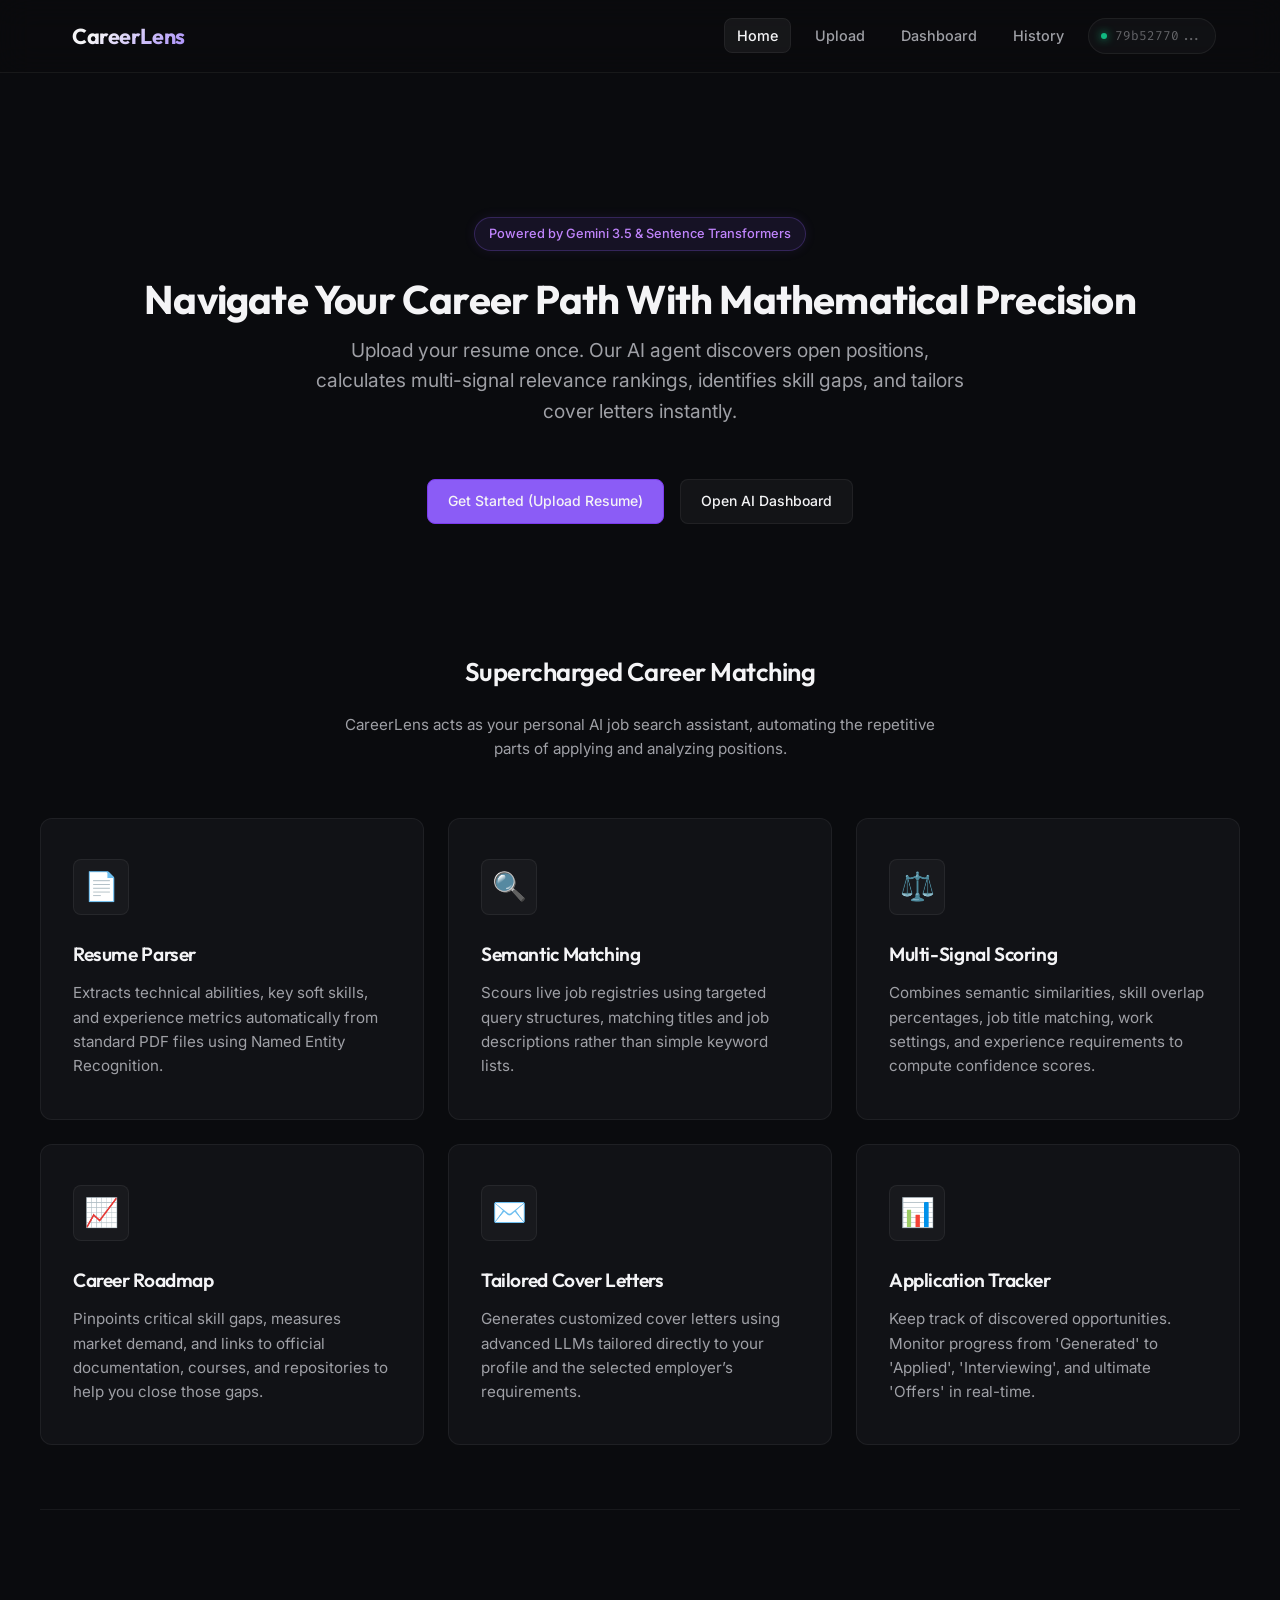
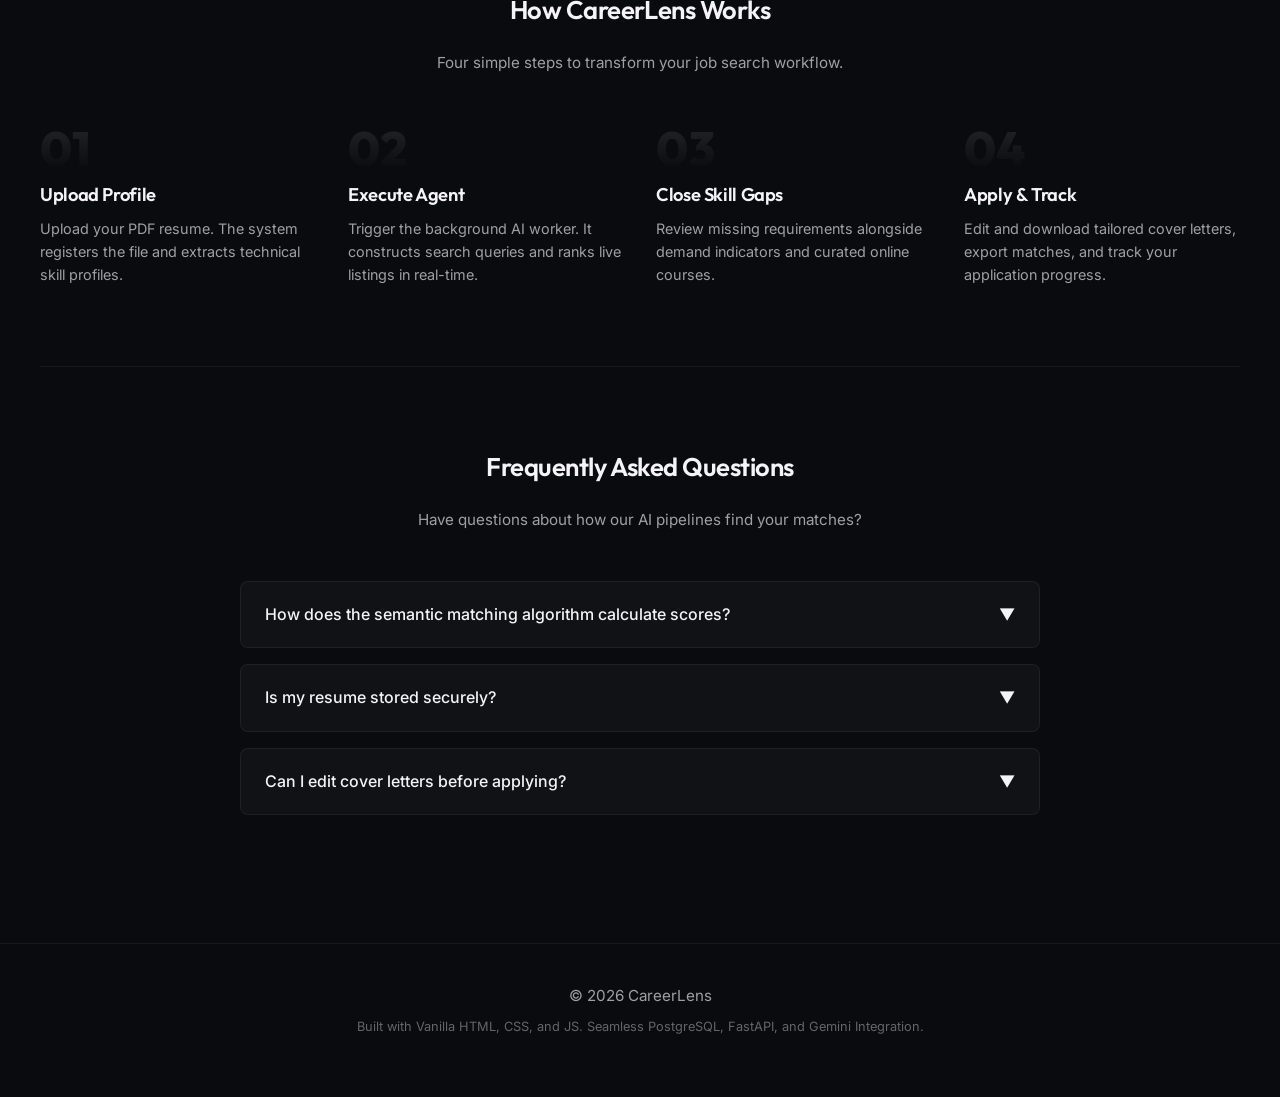
<file: frontend/index.html>
<!DOCTYPE html>
<html lang="en">
<head>
    <meta charset="UTF-8">
    <meta name="viewport" content="width=device-width, initial-scale=1.0">
    <title>CareerLens - Next-Gen AI Career Discovery Platform</title>
    <link rel="stylesheet" href="css/styles.css">
</head>
<body>
    <header class="app-header">
        <div class="container nav-container">
            <a href="index.html" class="logo">
                <span class="logo-icon"></span> CareerLens
            </a>
            <nav>
                <ul class="nav-links">
                    <li><a href="index.html" class="nav-link active">Home</a></li>
                    <li><a href="upload.html" class="nav-link">Upload</a></li>
                    <li><a href="dashboard.html" class="nav-link">Dashboard</a></li>
                    <li><a href="history.html" class="nav-link">History</a></li>
                    <li class="session-badge">
                        <span class="session-indicator"></span>
                        <span id="sessionText">Loading...</span>
                    </li>
                </ul>
            </nav>
        </div>
    </header>

    <main class="app-content">
        <!-- Hero Section -->
        <section class="container homepage-hero">
            <div class="badge-glow">
                Powered by Gemini 3.5 & Sentence Transformers
            </div>
            <h1>Navigate Your Career Path With Mathematical Precision</h1>
            <p class="tagline">Upload your resume once. Our AI agent discovers open positions, calculates multi-signal relevance rankings, identifies skill gaps, and tailors cover letters instantly.</p>
            
            <div class="cta-group">
                <a href="upload.html" class="btn btn-primary">
                    <span>Get Started (Upload Resume)</span>
                </a>
                <a href="dashboard.html" class="btn btn-secondary">
                    <span>Open AI Dashboard</span>
                </a>
            </div>
        </section>

        <!-- Features Overview Grid -->
        <section class="container features-section">
            <div class="section-title-wrapper">
                <h2>Supercharged Career Matching</h2>
                <p>CareerLens acts as your personal AI job search assistant, automating the repetitive parts of applying and analyzing positions.</p>
            </div>
            
            <div class="features-grid">
                <div class="feature-card">
                    <div class="feature-icon-wrapper">📄</div>
                    <h3>Resume Parser</h3>
                    <p style="margin-bottom: 0;">Extracts technical abilities, key soft skills, and experience metrics automatically from standard PDF files using Named Entity Recognition.</p>
                </div>
                <div class="feature-card">
                    <div class="feature-icon-wrapper">🔍</div>
                    <h3>Semantic Matching</h3>
                    <p style="margin-bottom: 0;">Scours live job registries using targeted query structures, matching titles and job descriptions rather than simple keyword lists.</p>
                </div>
                <div class="feature-card">
                    <div class="feature-icon-wrapper">⚖️</div>
                    <h3>Multi-Signal Scoring</h3>
                    <p style="margin-bottom: 0;">Combines semantic similarities, skill overlap percentages, job title matching, work settings, and experience requirements to compute confidence scores.</p>
                </div>
                <div class="feature-card">
                    <div class="feature-icon-wrapper">📈</div>
                    <h3>Career Roadmap</h3>
                    <p style="margin-bottom: 0;">Pinpoints critical skill gaps, measures market demand, and links to official documentation, courses, and repositories to help you close those gaps.</p>
                </div>
                <div class="feature-card">
                    <div class="feature-icon-wrapper">✉️</div>
                    <h3>Tailored Cover Letters</h3>
                    <p style="margin-bottom: 0;">Generates customized cover letters using advanced LLMs tailored directly to your profile and the selected employer’s requirements.</p>
                </div>
                <div class="feature-card">
                    <div class="feature-icon-wrapper">📊</div>
                    <h3>Application Tracker</h3>
                    <p style="margin-bottom: 0;">Keep track of discovered opportunities. Monitor progress from 'Generated' to 'Applied', 'Interviewing', and ultimate 'Offers' in real-time.</p>
                </div>
            </div>
        </section>

        <!-- How It Works Section -->
        <section class="container steps-section">
            <div class="section-title-wrapper" style="margin-bottom: 2rem;">
                <h2>How CareerLens Works</h2>
                <p>Four simple steps to transform your job search workflow.</p>
            </div>
            
            <div class="steps-list">
                <div class="step-item">
                    <div class="step-num">01</div>
                    <h4 class="step-title">Upload Profile</h4>
                    <p style="font-size: 0.9rem; margin-bottom: 0;">Upload your PDF resume. The system registers the file and extracts technical skill profiles.</p>
                </div>
                <div class="step-item">
                    <div class="step-num">02</div>
                    <h4 class="step-title">Execute Agent</h4>
                    <p style="font-size: 0.9rem; margin-bottom: 0;">Trigger the background AI worker. It constructs search queries and ranks live listings in real-time.</p>
                </div>
                <div class="step-item">
                    <div class="step-num">03</div>
                    <h4 class="step-title">Close Skill Gaps</h4>
                    <p style="font-size: 0.9rem; margin-bottom: 0;">Review missing requirements alongside demand indicators and curated online courses.</p>
                </div>
                <div class="step-item">
                    <div class="step-num">04</div>
                    <h4 class="step-title">Apply & Track</h4>
                    <p style="font-size: 0.9rem; margin-bottom: 0;">Edit and download tailored cover letters, export matches, and track your application progress.</p>
                </div>
            </div>
        </section>

        <!-- FAQ Accordion Section -->
        <section class="container faq-section">
            <div class="section-title-wrapper" style="margin-bottom: 2.5rem;">
                <h2>Frequently Asked Questions</h2>
                <p>Have questions about how our AI pipelines find your matches?</p>
            </div>
            
            <div class="faq-grid">
                <div class="faq-item">
                    <div class="faq-question">
                        <span>How does the semantic matching algorithm calculate scores?</span>
                        <span class="faq-chevron">▼</span>
                    </div>
                    <div class="faq-answer">
                        Unlike basic matching that searches for exact words, we use Sentence Transformers to encode your resume and open roles into high-dimensional vectors, evaluating overall context. This is combined with specific weights for skill overlaps, title similarity, work settings, and experience.
                    </div>
                </div>
                <div class="faq-item">
                    <div class="faq-question">
                        <span>Is my resume stored securely?</span>
                        <span class="faq-chevron">▼</span>
                    </div>
                    <div class="faq-answer">
                        Yes, all resumes are stored in your secure, isolated PostgreSQL schema. Files are mapped to your local session identifier on your machine, ensuring complete privacy.
                    </div>
                </div>
                <div class="faq-item">
                    <div class="faq-question">
                        <span>Can I edit cover letters before applying?</span>
                        <span class="faq-chevron">▼</span>
                    </div>
                    <div class="faq-answer">
                        Absolutely. We provide an interactive inline editor on the results page. You can customize the cover letter body directly in the browser before copying it or downloading it as a text file.
                    </div>
                </div>
            </div>
        </section>
    </main>

    <footer class="app-footer">
        <div class="container">
            <p style="margin-bottom: 0.5rem;">&copy; 2026 CareerLens</p>
            <p style="font-size: 0.8rem; color: var(--text-muted);">Built with Vanilla HTML, CSS, and JS. Seamless PostgreSQL, FastAPI, and Gemini Integration.</p>
        </div>
    </footer>

    <script src="js/api.js"></script>
    <script>
        document.addEventListener('DOMContentLoaded', () => {
            const sessionText = document.getElementById('sessionText');
            if (sessionText) {
                const sid = getOrCreateSessionId();
                sessionText.textContent = sid.substring(0, 8) + '...';
                sessionText.title = `Full Session ID: ${sid}`;
            }
            
            // FAQ expansion triggers
            document.querySelectorAll('.faq-question').forEach(item => {
                item.addEventListener('click', () => {
                    const faqItem = item.parentElement;
                    faqItem.classList.toggle('active');
                });
            });
        });
    </script>
</body>
</html>
</file>
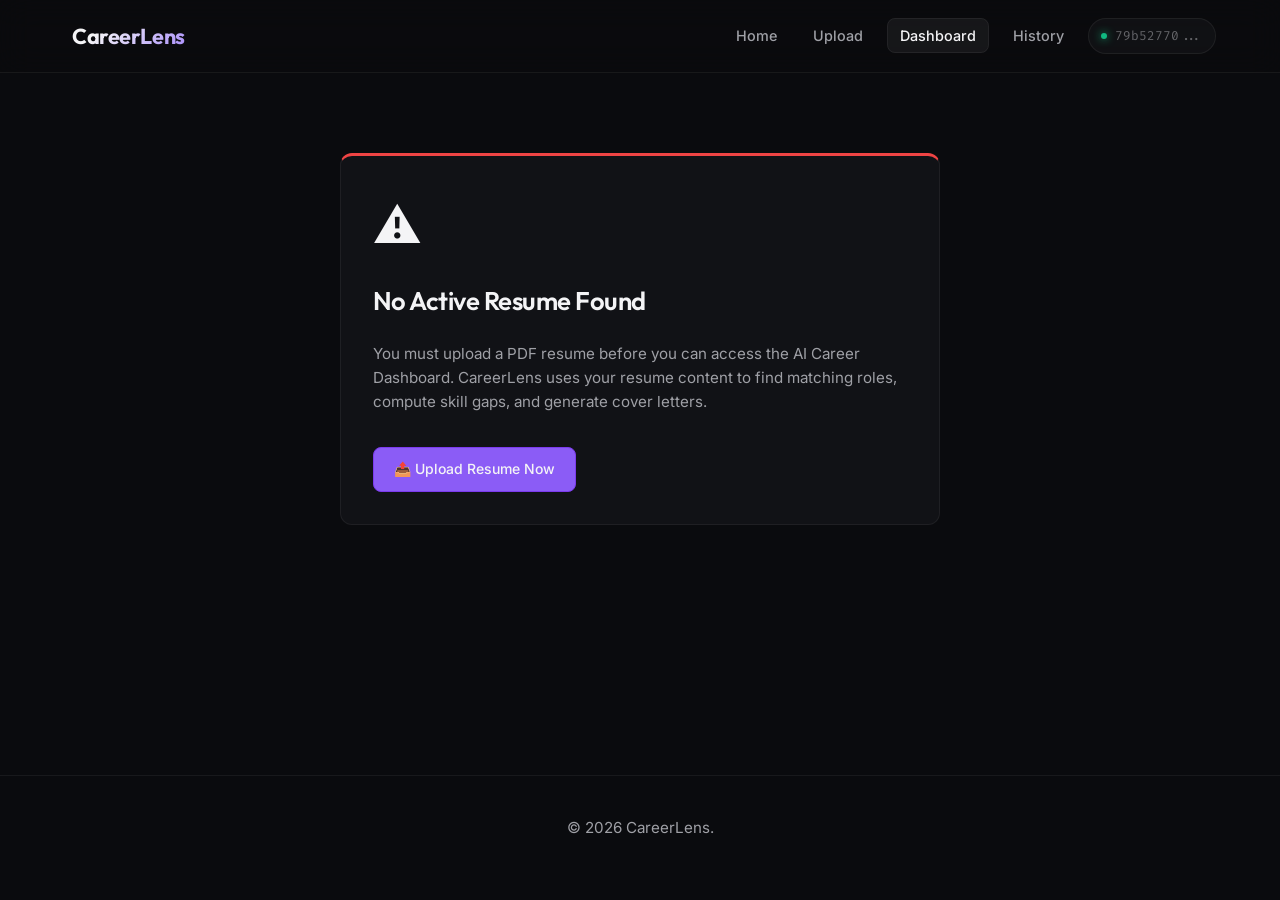
<file: frontend/dashboard.html>
<!DOCTYPE html>
<html lang="en">
<head>
    <meta charset="UTF-8">
    <meta name="viewport" content="width=device-width, initial-scale=1.0">
    <title>AI Career Dashboard - CareerLens</title>
    <link rel="stylesheet" href="css/styles.css">
</head>
<body>
    <header class="app-header">
        <div class="container nav-container">
            <a href="index.html" class="logo">
                <span class="logo-icon"></span> CareerLens
            </a>
            <nav>
                <ul class="nav-links">
                    <li><a href="index.html" class="nav-link">Home</a></li>
                    <li><a href="upload.html" class="nav-link">Upload</a></li>
                    <li><a href="dashboard.html" class="nav-link active">Dashboard</a></li>
                    <li><a href="history.html" class="nav-link">History</a></li>
                    <li class="session-badge">
                        <span class="session-indicator"></span>
                        <span id="sessionText">Loading...</span>
                    </li>
                </ul>
            </nav>
        </div>
    </header>

    <main class="app-content">
        <div class="container">
            <!-- Active Resume Status Header -->
            <div id="resumeChecking" style="color: var(--text-muted); text-align: center; padding: 3rem 0;">
                <div class="spinner" style="width: 30px; height: 30px; border-width: 2px;"></div>
                <p>Authenticating session & loading database stats...</p>
            </div>
            
            <!-- If No Resume State -->
            <div id="noResumeState" style="display: none; max-width: 600px; margin: 2rem auto;">
                <div class="glass-card text-center" style="border-top: 3px solid var(--color-danger);">
                    <span style="font-size: 3rem; display: block; margin-bottom: 1rem;">⚠️</span>
                    <h2>No Active Resume Found</h2>
                    <p style="margin-bottom: 2rem;">
                        You must upload a PDF resume before you can access the AI Career Dashboard. CareerLens uses your resume content to find matching roles, compute skill gaps, and generate cover letters.
                    </p>
                    <a href="upload.html" class="btn btn-primary">
                        <span>📤 Upload Resume Now</span>
                    </a>
                </div>
            </div>

            <!-- If Resume Linked (Dashboard Interface) -->
            <div id="hasResumeState" style="display: none;">
                <!-- Header Stats Summary -->
                <div style="display: flex; justify-content: space-between; align-items: center; margin-bottom: 2.5rem; flex-wrap: wrap; gap: 1rem;">
                    <div>
                        <h1 style="margin-bottom: 0.25rem;">AI Career Agent Dashboard</h1>
                        <p style="margin-bottom: 0;" id="activeVerText">Active Resume Version Linked</p>
                    </div>
                    <div style="display: flex; gap: 0.75rem;">
                        <a href="upload.html" class="btn btn-secondary">
                            <span>📤 Upload New Version</span>
                        </a>
                        <button class="btn btn-primary" id="dashboardRunBtn">
                            <span>Trigger Agent Run</span>
                        </button>
                    </div>
                </div>

                <!-- KPI Grid -->
                <div class="dashboard-grid">
                    <!-- Resume Score Card -->
                    <div class="dashboard-card">
                        <div class="dashboard-card-label">Resume Strength Score</div>
                        <div class="dashboard-card-value" id="statResumeScore">-</div>
                        <div class="dashboard-card-indicator" style="color: var(--color-emerald);">
                            <span>✓</span> Based on extracted skills
                        </div>
                    </div>
                    
                    <!-- Jobs Discovered Card -->
                    <div class="dashboard-card">
                        <div class="dashboard-card-label">Jobs Found (Latest Run)</div>
                        <div class="dashboard-card-value" id="statJobsFound">-</div>
                        <div class="dashboard-card-indicator">
                            <span>⚡</span> Updated in last agent pass
                        </div>
                    </div>
                    
                    <!-- Highest Match Card -->
                    <div class="dashboard-card">
                        <span class="dashboard-card-icon"></span>
                        <div class="dashboard-card-label">Highest Job Match</div>
                        <div class="dashboard-card-value" id="statHighestMatch">-</div>
                        <div class="dashboard-card-indicator">
                            <span style="color: var(--color-primary);">★</span> Weighted confidence value
                        </div>
                    </div>

                    <!-- Missing Skills Card -->
                    <div class="dashboard-card">
                        <div class="dashboard-card-label">Skill Gaps Identified</div>
                        <div class="dashboard-card-value" id="statMissingSkills">-</div>
                        <div class="dashboard-card-indicator" style="color: var(--color-warning);">
                            <span>⚠</span> Skills to acquire
                        </div>
                    </div>

                    <!-- Search Runs Card -->
                    <div class="dashboard-card">
                        <div class="dashboard-card-label">Runs Executed</div>
                        <div class="dashboard-card-value" id="statSearchRuns">-</div>
                        <div class="dashboard-card-indicator">
                            <span>🔄</span> Historical trace logs
                        </div>
                    </div>

                    <!-- Applications Sent Card -->
                    <div class="dashboard-card">
                        <span class="dashboard-card-icon">✉</span>
                        <div class="dashboard-card-label">Applications Sent</div>
                        <div class="dashboard-card-value" id="statApplicationsSent">-</div>
                        <div class="dashboard-card-indicator" style="color: var(--color-teal);">
                            <span>✉</span> Applied / Interview / Offer
                        </div>
                    </div>
                </div>

                <!-- Main split panels -->
                <div class="dashboard-split-layout">
                    <!-- Left: Funnel Chart & Trigger controls -->
                    <div style="display: flex; flex-direction: column; gap: 1.5rem;">
                        <!-- Tracking Funnel Visualization -->
                        <div class="glass-card">
                            <h3>Application Tracker Pipeline</h3>
                            <p style="font-size: 0.9rem; margin-bottom: 1.5rem;">A real-time funnel representing your application tracking statuses across matched jobs.</p>
                            
                            <div class="tracker-visual-container">
                                <div class="tracker-funnel">
                                    <div class="tracker-funnel-row">
                                        <div class="tracker-funnel-label">Generated</div>
                                        <div class="tracker-funnel-bar-outer">
                                            <div class="tracker-funnel-bar-inner" id="barGenerated" style="width: 0%;"></div>
                                        </div>
                                        <div class="tracker-funnel-count" id="countGenerated">0</div>
                                    </div>
                                    <div class="tracker-funnel-row">
                                        <div class="tracker-funnel-label">Applied</div>
                                        <div class="tracker-funnel-bar-outer">
                                            <div class="tracker-funnel-bar-inner applied" id="barApplied" style="width: 0%;"></div>
                                        </div>
                                        <div class="tracker-funnel-count" id="countApplied">0</div>
                                    </div>
                                    <div class="tracker-funnel-row">
                                        <div class="tracker-funnel-label">Interview</div>
                                        <div class="tracker-funnel-bar-outer">
                                            <div class="tracker-funnel-bar-inner interview" id="barInterview" style="width: 0%;"></div>
                                        </div>
                                        <div class="tracker-funnel-count" id="countInterview">0</div>
                                    </div>
                                    <div class="tracker-funnel-row">
                                        <div class="tracker-funnel-label">Offer</div>
                                        <div class="tracker-funnel-bar-outer">
                                            <div class="tracker-funnel-bar-inner offer" id="barOffer" style="width: 0%;"></div>
                                        </div>
                                        <div class="tracker-funnel-count" id="countOffer">0</div>
                                    </div>
                                    <div class="tracker-funnel-row">
                                        <div class="tracker-funnel-label">Rejected</div>
                                        <div class="tracker-funnel-bar-outer">
                                            <div class="tracker-funnel-bar-inner rejected" id="barRejected" style="width: 0%;"></div>
                                        </div>
                                        <div class="tracker-funnel-count" id="countRejected">0</div>
                                    </div>
                                </div>
                            </div>
                        </div>

                        <!-- Run Control Card -->
                        <div class="glass-card border-accent">
                            <h3>AI Career Agent execution</h3>
                            <p style="font-size: 0.95rem; margin-bottom: 1.5rem;">
                                Run the background agent to refresh matched opportunities. The agent searches live portals, computes semantic relevance score maps, compiles skill gap roadmaps, and builds cover letters.
                            </p>
                            <button class="btn btn-primary" id="runAgentBtn">
                                <span>Execute Job Agent Pipeline</span>
                            </button>
                        </div>
                    </div>

                    <!-- Right: Recent Activity Log -->
                    <div class="glass-card">
                        <h3>Recent Activity Log</h3>
                        <p style="font-size: 0.85rem; margin-bottom: 1.5rem; color: var(--text-muted);">Real-time database triggers on this session.</p>
                        
                        <div class="activity-list" id="activityList">
                            <!-- Populated dynamically -->
                            <div style="color: var(--text-muted); text-align: center; padding: 2rem 0;">No recent actions logged.</div>
                        </div>
                    </div>
                </div>
            </div>
        </div>
    </main>

    <!-- Fullscreen Processing Overlay -->
    <div class="overlay" id="processingOverlay">
        <div class="spinner-container">
            <div class="spinner"></div>
            <h2 id="processingTitle">AI Career Agent Running</h2>
            <p id="processingSubtitle" style="color: var(--text-secondary); font-size: 0.9rem; margin-bottom: 1rem;">Please do not close this window. Executing pipeline tasks...</p>
            
            <div class="status-log" id="statusLog">
                <!-- Log entries will be written here dynamically -->
            </div>

            <div id="errorActions" style="display: none; margin-top: 1.5rem; gap: 1rem; justify-content: center;">
                <button class="btn btn-secondary" id="closeOverlayBtn">
                    <span>Close</span>
                </button>
                <button class="btn btn-primary" id="retryAgentBtn">
                    <span>🔄 Retry Pipeline</span>
                </button>
            </div>
        </div>
    </div>

    <footer class="app-footer">
        <div class="container">
            <p>&copy; 2026 CareerLens.</p>
        </div>
    </footer>

    <!-- Toast Notification Container -->
    <div class="alert-container" id="alertContainer"></div>

    <script src="js/api.js"></script>
    <script src="js/dashboard.js"></script>
</body>
</html>
</file>
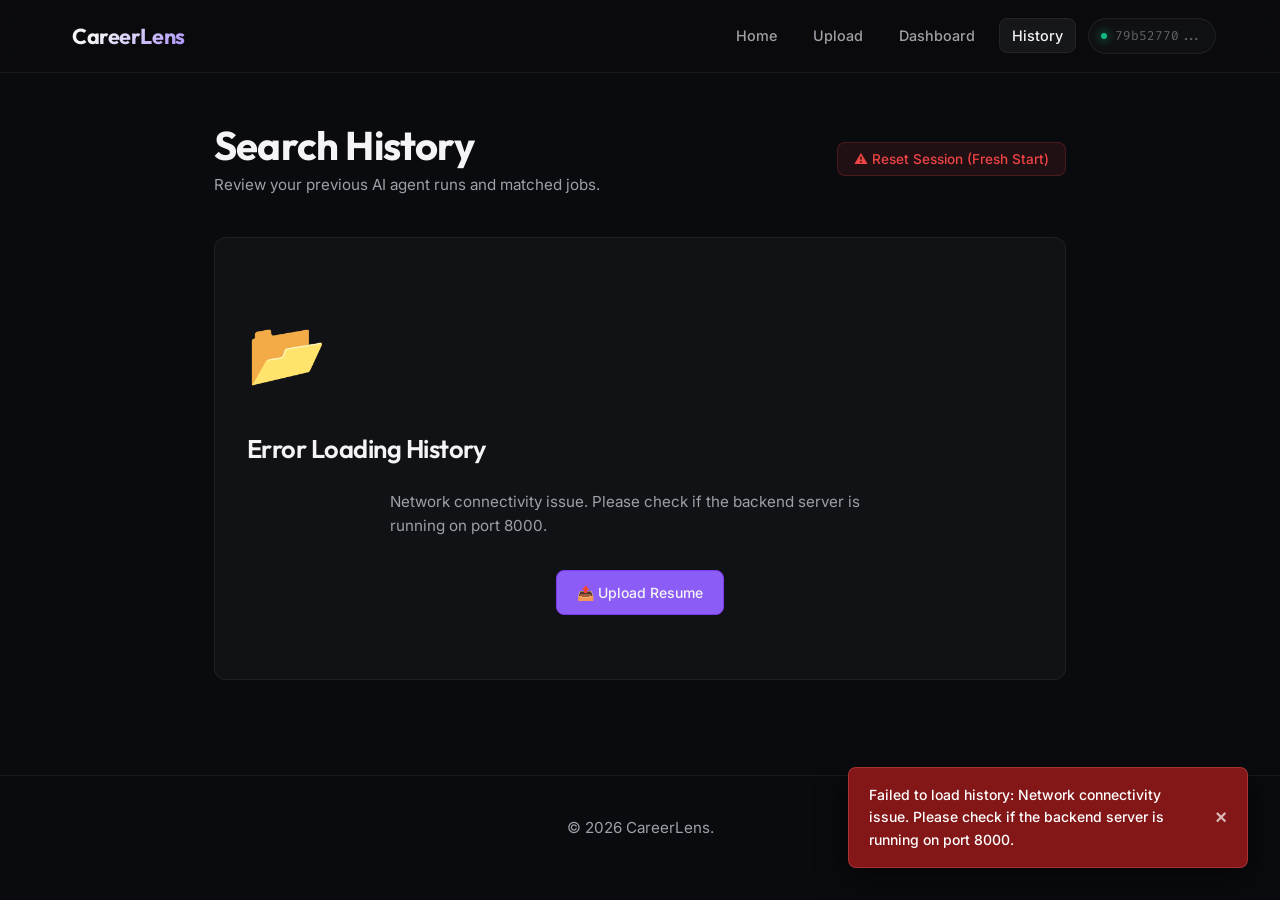
<file: frontend/history.html>
<!DOCTYPE html>
<html lang="en">
<head>
    <meta charset="UTF-8">
    <meta name="viewport" content="width=device-width, initial-scale=1.0">
    <title>Search History - CareerLens</title>
    <link rel="stylesheet" href="css/styles.css">
</head>
<body>
    <header class="app-header">
        <div class="container nav-container">
            <a href="index.html" class="logo">
                <span class="logo-icon"></span> CareerLens
            </a>
            <nav>
                <ul class="nav-links">
                    <li><a href="index.html" class="nav-link">Home</a></li>
                    <li><a href="upload.html" class="nav-link">Upload</a></li>
                    <li><a href="dashboard.html" class="nav-link">Dashboard</a></li>
                    <li><a href="history.html" class="nav-link active">History</a></li>
                    <li class="session-badge">
                        <span class="session-indicator"></span>
                        <span id="sessionText">Loading...</span>
                    </li>
                </ul>
            </nav>
        </div>
    </header>

    <main class="app-content">
        <div class="container" style="max-width: 900px;">
            <div style="display: flex; justify-content: space-between; align-items: center; margin-bottom: 2.5rem; flex-wrap: wrap; gap: 1rem;">
                <div>
                    <h1 style="margin-bottom: 0.25rem;">Search History</h1>
                    <p style="margin-bottom: 0;">Review your previous AI agent runs and matched jobs.</p>
                </div>
                <div>
                    <button class="btn btn-secondary btn-danger" id="clearSessionBtn" style="font-size: 0.85rem; padding: 0.5rem 1rem;">
                        <span>⚠️ Reset Session (Fresh Start)</span>
                    </button>
                </div>
            </div>

            <!-- Loader -->
            <div id="historyLoader" class="text-center" style="padding: 3rem 0;">
                <div class="spinner" style="margin: 0 auto 1rem; width: 40px; height: 40px; border-width: 3px;"></div>
                <p style="color: var(--text-muted);">Fetching history log from database...</p>
            </div>

            <!-- No Runs Found State -->
            <div class="glass-card text-center" id="emptyHistoryState" style="display: none; padding: 4rem 2rem;">
                <span style="font-size: 4rem; display: block; margin-bottom: 1.5rem;">📂</span>
                <h2>No Search Runs Found</h2>
                <p style="max-width: 500px; margin: 0 auto 2rem;">
                    You haven't run any job search queries yet. To search for jobs, you need to upload a resume first and then trigger the AI agent.
                </p>
                <div style="display: flex; gap: 1rem; justify-content: center;">
                    <a href="upload.html" class="btn btn-primary">
                        <span>📤 Upload Resume</span>
                    </a>
                </div>
            </div>

            <!-- Runs Grid -->
            <div class="history-grid" id="historyGrid" style="display: none;">
                <!-- Populated dynamically -->
            </div>
        </div>
    </main>

    <footer class="app-footer">
        <div class="container">
            <p>&copy; 2026 CareerLens.</p>
        </div>
    </footer>

    <!-- Toast Notification Container -->
    <div class="alert-container" id="alertContainer"></div>

    <script src="js/api.js"></script>
    <script src="js/history.js"></script>
</body>
</html>
</file>
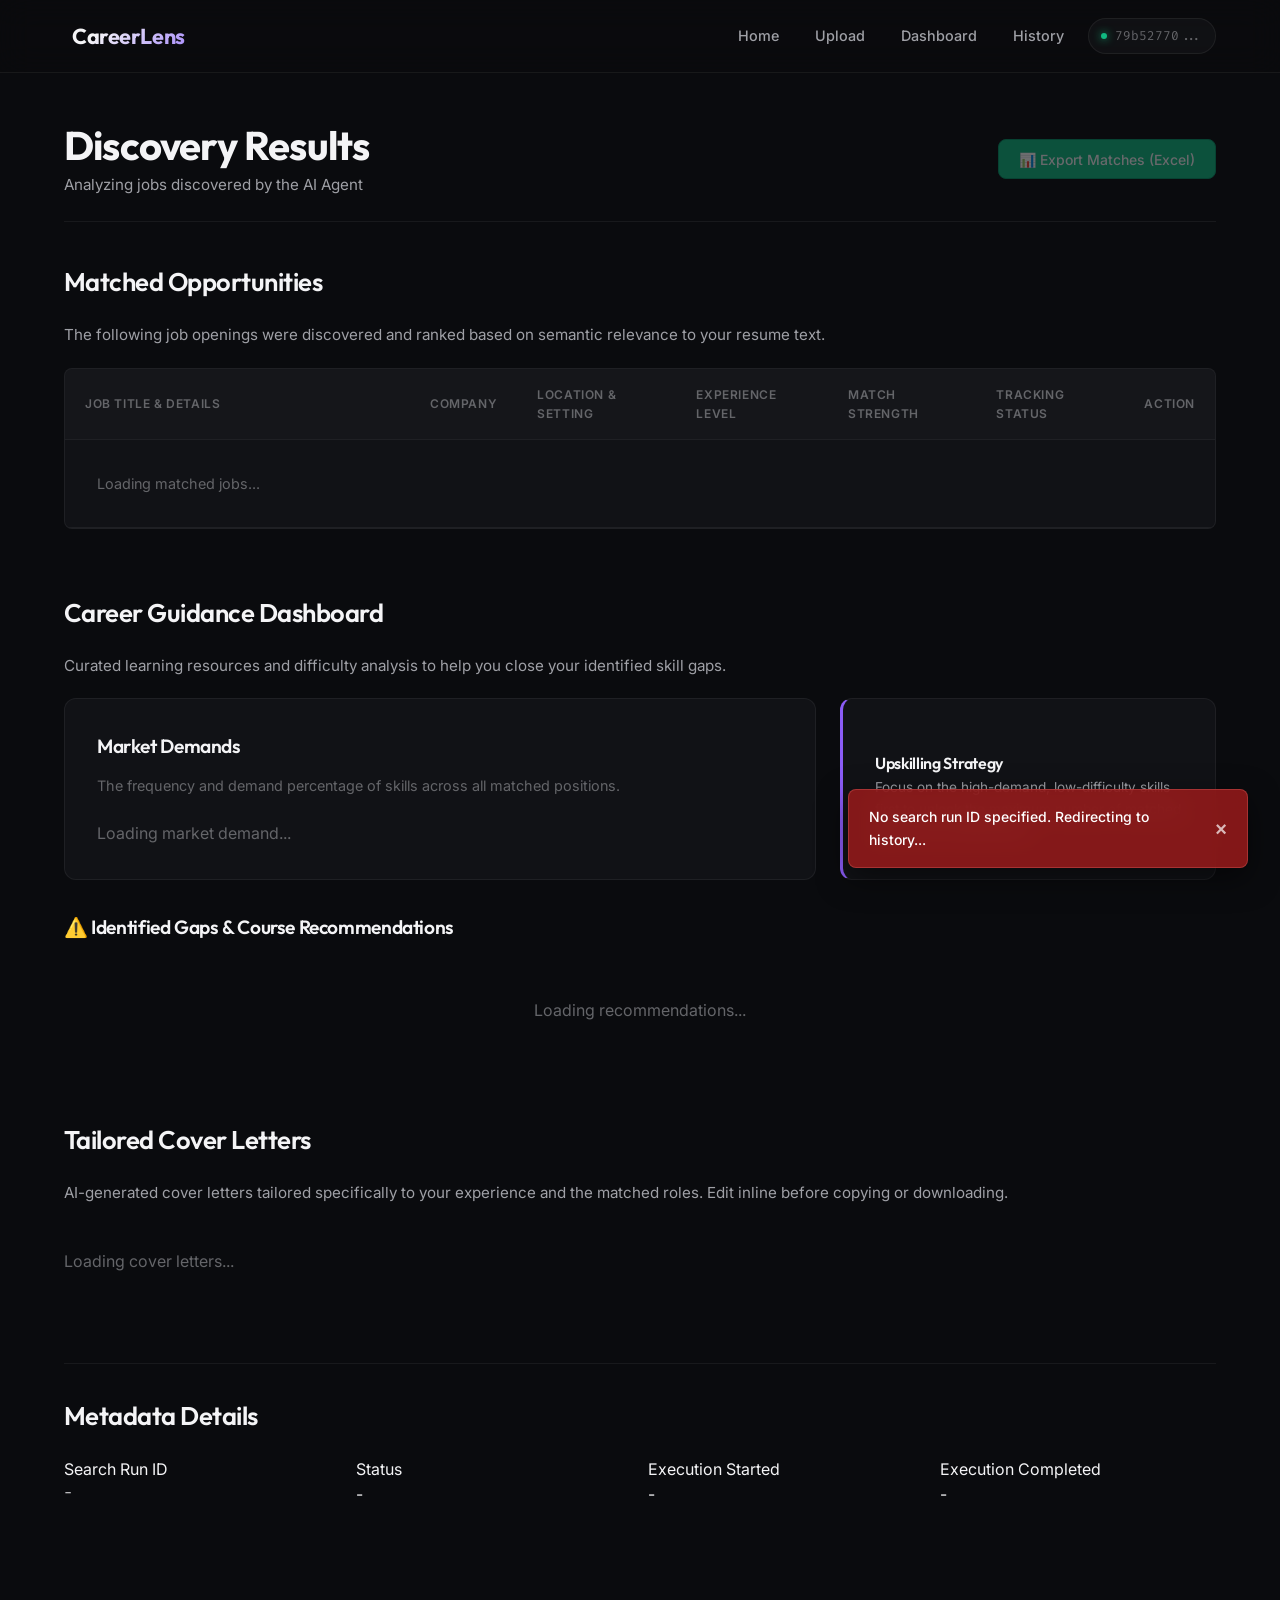
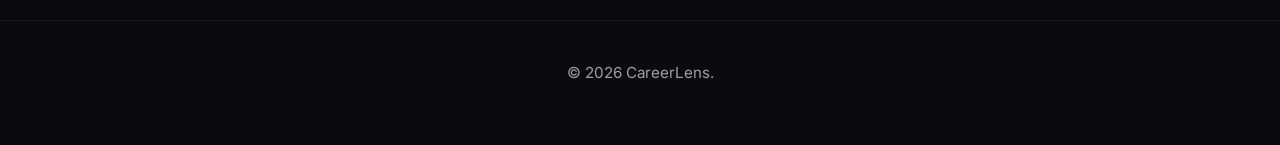
<file: frontend/results.html>
<!DOCTYPE html>
<html lang="en">
<head>
    <meta charset="UTF-8">
    <meta name="viewport" content="width=device-width, initial-scale=1.0">
    <title>Agent Results - CareerLens</title>
    <link rel="stylesheet" href="css/styles.css">
</head>
<body>
    <header class="app-header">
        <div class="container nav-container">
            <a href="index.html" class="logo">
                <span class="logo-icon"></span> CareerLens
            </a>
            <nav>
                <ul class="nav-links">
                    <li><a href="index.html" class="nav-link">Home</a></li>
                    <li><a href="upload.html" class="nav-link">Upload</a></li>
                    <li><a href="dashboard.html" class="nav-link">Dashboard</a></li>
                    <li><a href="history.html" class="nav-link">History</a></li>
                    <li class="session-badge">
                        <span class="session-indicator"></span>
                        <span id="sessionText">Loading...</span>
                    </li>
                </ul>
            </nav>
        </div>
    </header>

    <main class="app-content">
        <div class="container">
            <!-- Results Header -->
            <div class="results-header-bar">
                <div>
                    <h1 style="margin-bottom: 0.25rem;">Discovery Results</h1>
                    <p style="margin-bottom: 0;" id="resultsSubheading">Analyzing jobs discovered by the AI Agent</p>
                </div>
                <div>
                    <button class="btn btn-accent" id="exportBtn" disabled>
                        <span>📊 Export Matches (Excel)</span>
                    </button>
                </div>
            </div>

            <!-- Section 1: Matched Jobs -->
            <section class="results-section">
                <h2>Matched Opportunities</h2>
                <p>The following job openings were discovered and ranked based on semantic relevance to your resume text.</p>
                
                <div class="table-wrapper">
                    <table class="jobs-table" id="jobsTable">
                        <thead>
                            <tr>
                                <th style="width: 30%;">Job Title & Details</th>
                                <th>Company</th>
                                <th>Location & Setting</th>
                                <th>Experience Level</th>
                                <th>Match Strength</th>
                                <th>Tracking Status</th>
                                <th>Action</th>
                            </tr>
                        </thead>
                        <tbody id="jobsTableBody">
                            <tr>
                                <td colspan="7" class="text-center" style="color: var(--text-muted); padding: 2rem;">Loading matched jobs...</td>
                            </tr>
                        </tbody>
                    </table>
                </div>
            </section>

            <!-- Section 2: Career Guidance Dashboard (Skill Gap) -->
            <section class="results-section">
                <h2>Career Guidance Dashboard</h2>
                <p>Curated learning resources and difficulty analysis to help you close your identified skill gaps.</p>
                
                <div style="margin-bottom: 2rem; display: grid; grid-template-columns: 2fr 1fr; gap: 1.5rem; flex-wrap: wrap;">
                    <div class="glass-card">
                        <h3>Market Demands</h3>
                        <p style="font-size: 0.9rem; margin-bottom: 1.5rem; color: var(--text-muted);">The frequency and demand percentage of skills across all matched positions.</p>
                        <div class="demand-list" id="marketDemandList">
                            <div style="color: var(--text-muted);">Loading market demand...</div>
                        </div>
                    </div>
                    
                    <div class="glass-card border-accent" style="display: flex; flex-direction: column; justify-content: center;">
                        <span style="font-size: 2.5rem; margin-bottom: 1rem; display: block;"></span>
                        <h4>Upskilling Strategy</h4>
                        <p style="font-size: 0.85rem; margin-bottom: 0;">
                            Focus on the high-demand, low-difficulty skills first to unlock the maximum number of matched jobs in the shortest time.
                        </p>
                    </div>
                </div>

                <h3>⚠️ Identified Gaps & Course Recommendations</h3>
                <div class="skills-guidance-grid" id="skillsGuidanceGrid">
                    <div style="color: var(--text-muted); grid-column: 1 / -1; text-align: center; padding: 2rem 0;">Loading recommendations...</div>
                </div>
            </section>

            <!-- Section 3: Generated Cover Letters -->
            <section class="results-section">
                <h2>Tailored Cover Letters</h2>
                <p>AI-generated cover letters tailored specifically to your experience and the matched roles. Edit inline before copying or downloading.</p>
                
                <div id="lettersContainer">
                    <div style="color: var(--text-muted); padding: 1.5rem 0;">Loading cover letters...</div>
                </div>
            </section>

            <!-- Section 4: Search Run Information -->
            <section class="results-section" style="border-top: 1px solid var(--border-color); padding-top: 2rem;">
                <h2>Metadata Details</h2>
                <div class="metadata-grid" style="display: grid; grid-template-columns: repeat(auto-fit, minmax(200px, 1fr)); gap: 1rem; margin-top: 1rem;">
                    <div class="metadata-item">
                        <div class="metadata-label">Search Run ID</div>
                        <div class="metadata-value" id="runIdVal" style="font-family: var(--font-mono); font-size: 0.85rem;">-</div>
                    </div>
                    <div class="metadata-item">
                        <div class="metadata-label">Status</div>
                        <div class="metadata-value" id="runStatusVal">-</div>
                    </div>
                    <div class="metadata-item">
                        <div class="metadata-label">Execution Started</div>
                        <div class="metadata-value" id="runStartedVal">-</div>
                    </div>
                    <div class="metadata-item">
                        <div class="metadata-label">Execution Completed</div>
                        <div class="metadata-value" id="runCompletedVal">-</div>
                    </div>
                </div>
            </section>
        </div>
    </main>

    <footer class="app-footer">
        <div class="container">
            <p>&copy; 2026 CareerLens.</p>
        </div>
    </footer>

    <!-- Toast Notification Container -->
    <div class="alert-container" id="alertContainer"></div>

    <script src="js/api.js"></script>
    <script src="js/results.js"></script>
</body>
</html>
</file>
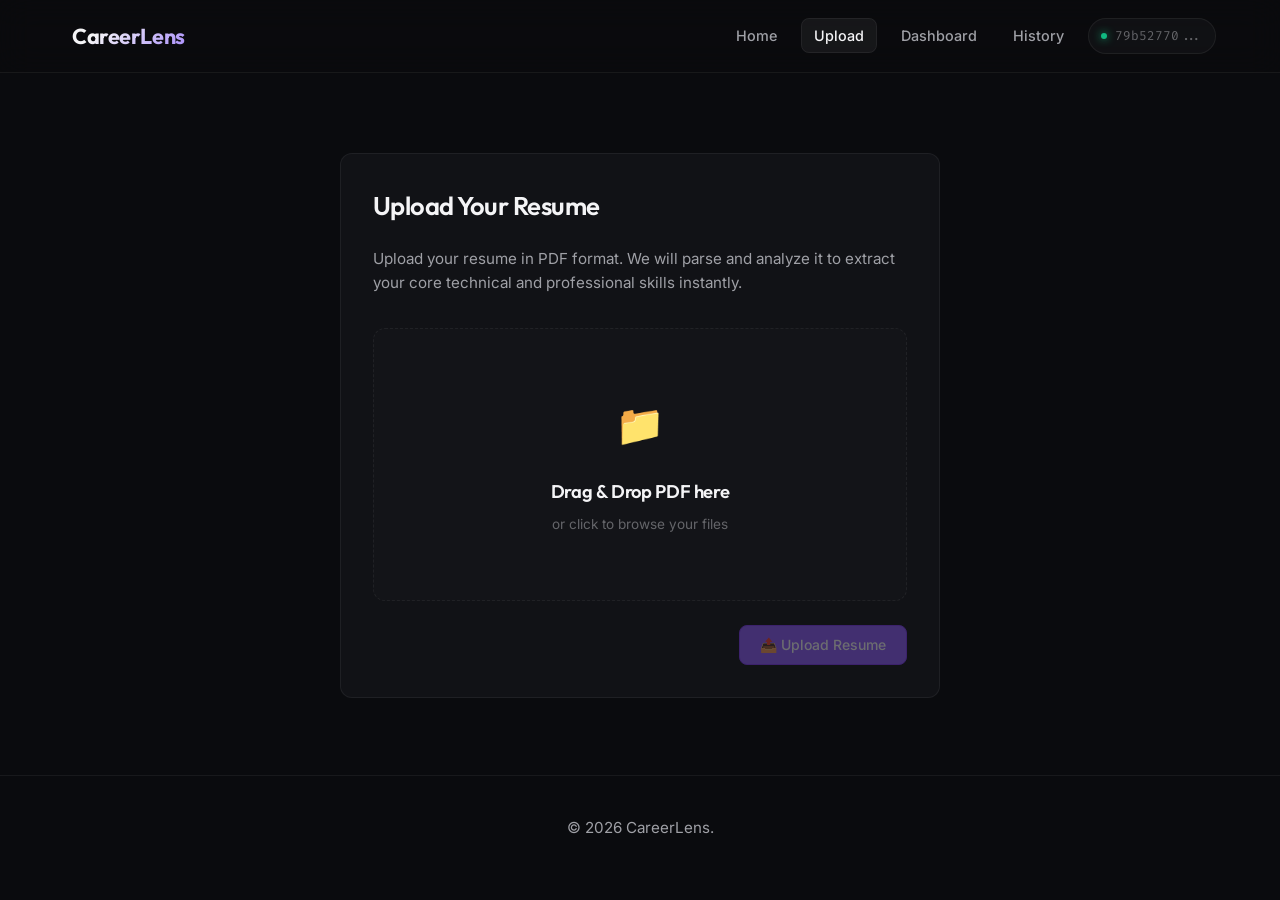
<file: frontend/upload.html>
<!DOCTYPE html>
<html lang="en">
<head>
    <meta charset="UTF-8">
    <meta name="viewport" content="width=device-width, initial-scale=1.0">
    <title>Upload Resume - CareerLens</title>
    <link rel="stylesheet" href="css/styles.css">
</head>
<body>
    <header class="app-header">
        <div class="container nav-container">
            <a href="index.html" class="logo">
                <span class="logo-icon"></span> CareerLens
            </a>
            <nav>
                <ul class="nav-links">
                    <li><a href="index.html" class="nav-link">Home</a></li>
                    <li><a href="upload.html" class="nav-link active">Upload</a></li>
                    <li><a href="dashboard.html" class="nav-link">Dashboard</a></li>
                    <li><a href="history.html" class="nav-link">History</a></li>
                    <li class="session-badge">
                        <span class="session-indicator"></span>
                        <span id="sessionText">Loading...</span>
                    </li>
                </ul>
            </nav>
        </div>
    </header>

    <main class="app-content">
        <div class="container">
            <div class="upload-wrapper">
                <div class="glass-card">
                    <h2>Upload Your Resume</h2>
                    <p style="margin-bottom: 2rem;">Upload your resume in PDF format. We will parse and analyze it to extract your core technical and professional skills instantly.</p>
                    
                    <!-- Drag and Drop Area -->
                    <div class="drop-zone" id="dropZone">
                        <span class="drop-zone-icon">📁</span>
                        <h3>Drag & Drop PDF here</h3>
                        <p style="font-size: 0.85rem; color: var(--text-muted); margin-bottom: 0;">or click to browse your files</p>
                        <input type="file" id="fileInput" accept=".pdf">
                        <div class="file-info" id="fileInfo" style="display: none;"></div>
                    </div>

                    <div class="upload-actions">
                        <button class="btn btn-primary" id="uploadBtn" disabled>
                            <span>📤 Upload Resume</span>
                        </button>
                    </div>

                    <!-- Response / Result Section -->
                    <div class="upload-results" id="resultsSection" style="display: none;">
                        <h3 style="color: var(--color-emerald); display: flex; align-items: center; gap: 0.5rem; margin-bottom: 1.5rem;">
                            <span>✓</span> Resume Successfully Processed!
                        </h3>
                        
                        <div class="metadata-grid" style="display: grid; grid-template-columns: 1fr 1fr; gap: 1rem; margin-bottom: 1.5rem;">
                            <div class="metadata-item" style="background: rgba(255, 255, 255, 0.015); border: 1px solid var(--border-color); padding: 0.75rem 1rem; border-radius: var(--radius-sm);">
                                <div class="metadata-label" style="font-size: 0.7rem; color: var(--text-muted); text-transform: uppercase; margin-bottom: 0.25rem;">Resume ID</div>
                                <div class="metadata-value" id="resIdVal" style="font-weight: 600;">-</div>
                            </div>
                            <div class="metadata-item" style="background: rgba(255, 255, 255, 0.015); border: 1px solid var(--border-color); padding: 0.75rem 1rem; border-radius: var(--radius-sm);">
                                <div class="metadata-label" style="font-size: 0.7rem; color: var(--text-muted); text-transform: uppercase; margin-bottom: 0.25rem;">Version ID</div>
                                <div class="metadata-value" id="resVerVal" style="font-weight: 600;">-</div>
                            </div>
                        </div>

                        <div style="margin-bottom: 2rem;">
                            <div class="metadata-label" style="font-size: 0.75rem; color: var(--text-muted); text-transform: uppercase; margin-bottom: 0.5rem; font-weight: 600;">Extracted Skills</div>
                            <div class="skills-list" id="skillsList">
                                <!-- Populated dynamically -->
                            </div>
                        </div>

                        <div style="display: flex; justify-content: center; border-top: 1px solid var(--border-color); padding-top: 1.5rem;">
                            <a href="dashboard.html" class="btn btn-accent" style="width: 100%;">
                                <span>Proceed to Job Agent Dashboard</span>
                            </a>
                        </div>
                    </div>
                </div>
            </div>
        </div>
    </main>

    <footer class="app-footer">
        <div class="container">
            <p>&copy; 2026 CareerLens.</p>
        </div>
    </footer>

    <!-- Toast Notification Container -->
    <div class="alert-container" id="alertContainer"></div>

    <script src="js/api.js"></script>
    <script src="js/upload.js"></script>
</body>
</html>
</file>
<file: frontend/css/styles.css>
/* 
   CareerLens - Premium SaaS Design System
   Theme: Minimal Dark Mode (Linear / Vercel style)
   Palette: Deep Charcoal, Soft Slate, Warm Off-White, Emerald Accents, Muted Violet Highlights
*/

@import url('https://fonts.googleapis.com/css2?family=Inter:wght@300;400;500;600;700&family=Outfit:wght@400;500;600;700;800&family=Fira+Code:wght@400;500&display=swap');


:root {
    /* Color Tokens */
    --bg-main: #0a0b0e;
    --bg-surface: #111216;
    --bg-surface-hover: #16171d;
    --bg-surface-elevated: #1b1c24;
    --border-color: rgba(255, 255, 255, 0.06);
    --border-color-hover: rgba(255, 255, 255, 0.12);
    --border-color-active: rgba(139, 92, 246, 0.45);
    
    --text-primary: #f4f4f6;
    --text-secondary: #9fa0a6;
    --text-muted: #646569;
    
    --color-primary: #8b5cf6; /* Violet */
    --color-primary-hover: #7c3aed;
    --color-primary-light: rgba(139, 92, 246, 0.1);
    
    --color-emerald: #10b981; /* Emerald */
    --color-emerald-hover: #059669;
    --color-emerald-light: rgba(16, 185, 129, 0.1);

    --color-teal: #0d9488; /* Teal */
    --color-teal-light: rgba(13, 148, 136, 0.1);
    
    --color-warning: #f59e0b; /* Amber */
    --color-warning-light: rgba(245, 158, 11, 0.1);

    --color-danger: #ef4444; /* Red */
    --color-danger-light: rgba(239, 68, 68, 0.1);
    
    /* Fonts */
    --font-heading: 'Outfit', -apple-system, BlinkMacSystemFont, "Segoe UI", Roboto, sans-serif;
    --font-sans: 'Inter', -apple-system, BlinkMacSystemFont, "Segoe UI", Roboto, sans-serif;
    --font-mono: 'Fira Code', monospace;
    
    /* Spacing & Sizes */
    --radius-xs: 4px;
    --radius-sm: 8px;
    --radius-md: 12px;
    --radius-lg: 16px;
    --radius-full: 9999px;
    
    /* Animations & Transitions */
    --transition-fast: 0.15s cubic-bezier(0.16, 1, 0.3, 1);
    --transition-normal: 0.3s cubic-bezier(0.16, 1, 0.3, 1);
}

/* Base resets & resets */
* {
    margin: 0;
    padding: 0;
    box-sizing: border-box;
}

body {
    background-color: var(--bg-main);
    color: var(--text-primary);
    font-family: var(--font-sans);
    min-height: 100vh;
    display: flex;
    flex-direction: column;
    overflow-x: hidden;
    line-height: 1.6;
    -webkit-font-smoothing: antialiased;
}

/* Layout Utilities */
.container {
    max-width: 1200px;
    width: 100%;
    margin: 0 auto;
    padding: 0 1.5rem;
}

/* Header & Nav */
.app-header {
    background: rgba(10, 11, 14, 0.7);
    backdrop-filter: blur(16px);
    -webkit-backdrop-filter: blur(16px);
    border-bottom: 1px solid var(--border-color);
    position: sticky;
    top: 0;
    z-index: 100;
}

.nav-container {
    display: flex;
    justify-content: space-between;
    align-items: center;
    height: 4.5rem;
}

.logo {
    display: flex;
    align-items: center;
    gap: 0.5rem;
    font-family: var(--font-heading);
    font-weight: 700;
    font-size: 1.35rem;
    color: var(--text-primary);
    text-decoration: none;
    letter-spacing: -0.02em;
    background: linear-gradient(135deg, #f4f4f6 30%, #a78bfa 100%);
    -webkit-background-clip: text;
    -webkit-text-fill-color: transparent;
}

.logo-icon {
    font-size: 1.5rem;
    -webkit-text-fill-color: initial;
}

.nav-links {
    display: flex;
    gap: 0.75rem;
    list-style: none;
    align-items: center;
}

.nav-link {
    color: var(--text-secondary);
    text-decoration: none;
    font-size: 0.9rem;
    font-weight: 500;
    transition: var(--transition-fast);
    padding: 0.5rem 0.75rem;
    border-radius: var(--radius-sm);
}

.nav-link:hover {
    color: var(--text-primary);
    background: rgba(255, 255, 255, 0.04);
}

.nav-link.active {
    color: var(--text-primary);
    background: rgba(255, 255, 255, 0.05);
    border: 1px solid var(--border-color);
}

.session-badge {
    background: rgba(255, 255, 255, 0.03);
    border: 1px solid var(--border-color);
    padding: 0.4rem 0.75rem;
    border-radius: var(--radius-full);
    font-size: 0.8rem;
    color: var(--text-muted);
    font-family: var(--font-mono);
    display: flex;
    align-items: center;
    gap: 0.5rem;
}

.session-indicator {
    width: 6px;
    height: 6px;
    border-radius: 50%;
    background-color: var(--color-emerald);
    box-shadow: 0 0 8px var(--color-emerald);
}

/* Main Content */
main.app-content {
    flex: 1;
    padding: 3rem 0;
}

.app-footer {
    border-top: 1px solid var(--border-color);
    padding: 2.5rem 0;
    text-align: center;
    color: var(--text-muted);
    font-size: 0.85rem;
}

/* Typography */
h1, h2, h3, h4 {
    font-family: var(--font-heading);
    color: var(--text-primary);
    font-weight: 600;
    letter-spacing: -0.02em;
}

h1 {
    font-size: 2.5rem;
    line-height: 1.2;
    margin-bottom: 0.75rem;
    font-weight: 700;
}

h2 {
    font-size: 1.6rem;
    margin-bottom: 1.25rem;
}

h3 {
    font-size: 1.2rem;
    margin-bottom: 0.75rem;
}

p {
    color: var(--text-secondary);
    font-size: 0.95rem;
    margin-bottom: 1.25rem;
}

p.tagline {
    font-size: 1.2rem;
    color: var(--text-secondary);
    font-weight: 400;
    max-width: 650px;
    margin-left: auto;
    margin-right: auto;
}

/* Premium Card Design (Flat Vercel-like border-based structure) */
.glass-card {
    background: var(--bg-surface);
    border: 1px solid var(--border-color);
    border-radius: var(--radius-md);
    padding: 2rem;
    transition: border-color var(--transition-fast), background-color var(--transition-fast);
    position: relative;
    overflow: hidden;
}

.glass-card:hover {
    border-color: var(--border-color-hover);
    background-color: var(--bg-surface-hover);
}

.glass-card.border-accent {
    border-left: 3px solid var(--color-primary);
}

.glass-card.border-emerald {
    border-left: 3px solid var(--color-emerald);
}

/* Buttons (Linear Outlines & Micro-Transitions) */
.btn {
    display: inline-flex;
    align-items: center;
    justify-content: center;
    gap: 0.5rem;
    padding: 0.65rem 1.25rem;
    font-size: 0.875rem;
    font-weight: 500;
    font-family: var(--font-sans);
    border-radius: var(--radius-sm);
    border: 1px solid transparent;
    cursor: pointer;
    transition: all var(--transition-normal);
    text-decoration: none;
    color: var(--text-primary);
    user-select: none;
}

.btn-primary {
    background: var(--color-primary);
    border-color: var(--color-primary-hover);
}

.btn-primary:hover {
    background: var(--color-primary-hover);
    box-shadow: 0 0 16px rgba(139, 92, 246, 0.3);
    transform: translateY(-1px);
}

.btn-secondary {
    background: rgba(255, 255, 255, 0.04);
    border-color: var(--border-color);
}

.btn-secondary:hover {
    background: rgba(255, 255, 255, 0.08);
    border-color: var(--border-color-hover);
}

.btn-accent {
    background: var(--color-emerald);
    border-color: var(--color-emerald-hover);
}

.btn-accent:hover {
    background: var(--color-emerald-hover);
    box-shadow: 0 0 16px rgba(16, 185, 129, 0.25);
    transform: translateY(-1px);
}

.btn-danger {
    background: var(--color-danger-light);
    border-color: rgba(239, 68, 68, 0.2);
    color: var(--color-danger);
}

.btn-danger:hover {
    background: rgba(239, 68, 68, 0.2);
    border-color: var(--color-danger);
}

.btn-sm {
    padding: 0.4rem 0.8rem;
    font-size: 0.8rem;
}

.btn:disabled {
    opacity: 0.4;
    cursor: not-allowed;
    transform: none !important;
    box-shadow: none !important;
}

/* SaaS Homepage Redesign */
.homepage-hero {
    display: flex;
    flex-direction: column;
    align-items: center;
    justify-content: center;
    padding: 6rem 0 4rem;
    text-align: center;
}

.badge-glow {
    background: var(--color-primary-light);
    color: #c084fc;
    border: 1px solid rgba(139, 92, 246, 0.25);
    padding: 0.35rem 0.85rem;
    border-radius: var(--radius-full);
    font-size: 0.8rem;
    font-weight: 500;
    margin-bottom: 1.5rem;
    display: inline-flex;
    align-items: center;
    gap: 0.5rem;
    box-shadow: 0 0 12px rgba(139, 92, 246, 0.1);
}

.cta-group {
    display: flex;
    gap: 1rem;
    margin-top: 2rem;
    flex-wrap: wrap;
    justify-content: center;
}

/* Feature Grid */
.features-section {
    padding: 4rem 0;
}

.section-title-wrapper {
    text-align: center;
    max-width: 600px;
    margin: 0 auto 3.5rem;
}

.features-grid {
    display: grid;
    grid-template-columns: repeat(auto-fit, minmax(320px, 1fr));
    gap: 1.5rem;
}

.feature-card {
    border: 1px solid var(--border-color);
    border-radius: var(--radius-md);
    background: var(--bg-surface);
    padding: 2.5rem 2rem;
    transition: all var(--transition-normal);
}

.feature-card:hover {
    border-color: var(--border-color-hover);
    transform: translateY(-2px);
    background-color: var(--bg-surface-hover);
}

.feature-icon-wrapper {
    width: 3.5rem;
    height: 3.5rem;
    border-radius: var(--radius-sm);
    display: flex;
    align-items: center;
    justify-content: center;
    font-size: 1.75rem;
    margin-bottom: 1.5rem;
    background: rgba(255, 255, 255, 0.03);
    border: 1px solid var(--border-color);
}

/* How It Works List */
.steps-section {
    padding: 5rem 0;
    border-top: 1px solid var(--border-color);
}

.steps-list {
    display: grid;
    grid-template-columns: repeat(auto-fit, minmax(250px, 1fr));
    gap: 2rem;
    margin-top: 3rem;
}

.step-item {
    position: relative;
}

.step-num {
    font-family: var(--font-heading);
    font-size: 3rem;
    font-weight: 800;
    line-height: 1;
    color: rgba(255, 255, 255, 0.03);
    margin-bottom: 0.5rem;
    background: linear-gradient(180deg, rgba(255, 255, 255, 0.1) 0%, rgba(255, 255, 255, 0) 100%);
    -webkit-background-clip: text;
    -webkit-text-fill-color: transparent;
}

.step-title {
    font-size: 1.15rem;
    font-weight: 600;
    margin-bottom: 0.5rem;
    color: var(--text-primary);
}

/* FAQ Accordion Section */
.faq-section {
    padding: 5rem 0;
    border-top: 1px solid var(--border-color);
}

.faq-grid {
    max-width: 800px;
    margin: 3rem auto 0;
    display: flex;
    flex-direction: column;
    gap: 1rem;
}

.faq-item {
    border: 1px solid var(--border-color);
    border-radius: var(--radius-sm);
    background: var(--bg-surface);
}

.faq-question {
    padding: 1.25rem 1.5rem;
    display: flex;
    justify-content: space-between;
    align-items: center;
    cursor: pointer;
    font-weight: 500;
    user-select: none;
}

.faq-answer {
    padding: 1rem 1.5rem 1.5rem;
    color: var(--text-secondary);
    display: none;
    font-size: 0.925rem;
    border-top: 1px solid transparent;
}

.faq-item.active .faq-answer {
    display: block;
    border-top-color: var(--border-color);
}

.faq-chevron {
    transition: transform var(--transition-normal);
}

.faq-item.active .faq-chevron {
    transform: rotate(180deg);
}

/* Upload Drop Zone */
.upload-wrapper {
    max-width: 600px;
    margin: 2rem auto 0;
}

.drop-zone {
    border: 1px dashed var(--border-color);
    border-radius: var(--radius-md);
    padding: 4rem 2rem;
    text-align: center;
    cursor: pointer;
    transition: all var(--transition-normal);
    background: rgba(255, 255, 255, 0.01);
}

.drop-zone:hover, .drop-zone.dragover {
    border-color: var(--color-primary);
    background: rgba(139, 92, 246, 0.03);
}

.drop-zone-icon {
    font-size: 2.5rem;
    color: var(--text-muted);
    margin-bottom: 1.25rem;
    display: inline-block;
    transition: var(--transition-fast);
}

.drop-zone:hover .drop-zone-icon, .drop-zone.dragover .drop-zone-icon {
    color: var(--color-primary);
    transform: translateY(-3px);
}

.drop-zone h3 {
    font-size: 1.15rem;
    margin-bottom: 0.5rem;
}

.drop-zone input[type="file"] {
    display: none;
}

.file-info {
    margin-top: 1.25rem;
    font-family: var(--font-mono);
    color: var(--color-emerald);
    font-size: 0.85rem;
    background: var(--color-emerald-light);
    padding: 0.5rem 1rem;
    border-radius: var(--radius-full);
    display: inline-block;
}

.upload-actions {
    margin-top: 1.5rem;
    display: flex;
    justify-content: flex-end;
}

/* Badges & Tags */
.badge {
    background: rgba(255, 255, 255, 0.05);
    border: 1px solid var(--border-color);
    color: var(--text-secondary);
    padding: 0.2rem 0.6rem;
    border-radius: var(--radius-full);
    font-size: 0.75rem;
    font-weight: 500;
    display: inline-flex;
    align-items: center;
}

.badge-primary {
    background: var(--color-primary-light);
    border-color: rgba(139, 92, 246, 0.25);
    color: #c084fc;
}

.badge-secondary {
    background: var(--color-emerald-light);
    border-color: rgba(16, 185, 129, 0.25);
    color: #34d399;
}

.badge-warning {
    background: var(--color-warning-light);
    border-color: rgba(245, 158, 11, 0.25);
    color: #fbbf24;
}

.badge-danger {
    background: var(--color-danger-light);
    border-color: rgba(239, 68, 68, 0.25);
    color: #f87171;
}

.badge-teal {
    background: var(--color-teal-light);
    border-color: rgba(13, 148, 136, 0.25);
    color: #2dd4bf;
}

.skills-list {
    display: flex;
    flex-wrap: wrap;
    gap: 0.5rem;
}

/* Dashboard Premium Cards Grid */
.dashboard-grid {
    display: grid;
    grid-template-columns: repeat(auto-fit, minmax(220px, 1fr));
    gap: 1.25rem;
    margin-bottom: 2rem;
}

.dashboard-card {
    background: var(--bg-surface);
    border: 1px solid var(--border-color);
    border-radius: var(--radius-md);
    padding: 1.5rem;
    display: flex;
    flex-direction: column;
    position: relative;
    transition: all var(--transition-fast);
}

.dashboard-card:hover {
    border-color: var(--border-color-hover);
    background-color: var(--bg-surface-hover);
}

.dashboard-card-label {
    font-size: 0.8rem;
    color: var(--text-muted);
    font-weight: 600;
    text-transform: uppercase;
    letter-spacing: 0.05em;
    margin-bottom: 0.5rem;
}

.dashboard-card-value {
    font-family: var(--font-heading);
    font-size: 2rem;
    font-weight: 700;
    color: var(--text-primary);
    line-height: 1.1;
    margin-bottom: 0.5rem;
}

.dashboard-card-indicator {
    font-size: 0.75rem;
    color: var(--text-secondary);
    display: flex;
    align-items: center;
    gap: 0.25rem;
    margin-top: auto;
}

.dashboard-card-icon {
    position: absolute;
    top: 1.5rem;
    right: 1.5rem;
    font-size: 1.25rem;
    color: var(--text-muted);
}

/* Dashboard Layout split */
.dashboard-split-layout {
    display: grid;
    grid-template-columns: 2fr 1fr;
    gap: 1.5rem;
    margin-top: 1.5rem;
}

@media (max-width: 900px) {
    .dashboard-split-layout {
        grid-template-columns: 1fr;
    }
}

/* Recent Activity List */
.activity-list {
    display: flex;
    flex-direction: column;
    gap: 0.75rem;
}

.activity-item {
    display: flex;
    align-items: flex-start;
    gap: 0.75rem;
    padding: 0.85rem;
    border-radius: var(--radius-sm);
    background: rgba(255, 255, 255, 0.01);
    border: 1px solid var(--border-color);
    font-size: 0.85rem;
}

.activity-icon {
    font-size: 1rem;
    flex-shrink: 0;
    margin-top: 0.1rem;
}

.activity-details {
    flex: 1;
}

.activity-message {
    color: var(--text-primary);
    margin-bottom: 0.15rem;
}

.activity-time {
    font-size: 0.75rem;
    color: var(--text-muted);
}

/* Status Tracker Visualization */
.tracker-visual-container {
    margin-top: 1rem;
}

.tracker-funnel {
    display: flex;
    flex-direction: column;
    gap: 0.75rem;
}

.tracker-funnel-row {
    display: flex;
    align-items: center;
    font-size: 0.8rem;
}

.tracker-funnel-label {
    width: 80px;
    font-weight: 500;
    color: var(--text-secondary);
}

.tracker-funnel-bar-outer {
    flex: 1;
    height: 12px;
    background: rgba(255, 255, 255, 0.03);
    border-radius: var(--radius-full);
    overflow: hidden;
    margin: 0 0.75rem;
}

.tracker-funnel-bar-inner {
    height: 100%;
    background: var(--color-primary);
    border-radius: var(--radius-full);
    transition: width 0.5s ease-out;
}

.tracker-funnel-bar-inner.applied { background: var(--color-emerald); }
.tracker-funnel-bar-inner.interview { background: var(--color-teal); }
.tracker-funnel-bar-inner.rejected { background: var(--color-danger); }
.tracker-funnel-bar-inner.offer { background: #fb7185; }

.tracker-funnel-count {
    width: 25px;
    font-family: var(--font-mono);
    text-align: right;
    font-weight: 600;
    color: var(--text-primary);
}

/* Results header bar */
.results-header-bar {
    display: flex;
    justify-content: space-between;
    align-items: center;
    margin-bottom: 2.5rem;
    padding-bottom: 1.5rem;
    border-bottom: 1px solid var(--border-color);
    flex-wrap: wrap;
    gap: 1.5rem;
}

.results-section {
    margin-bottom: 4rem;
}

/* Job Table and Dropdowns */
.table-wrapper {
    overflow-x: auto;
    border: 1px solid var(--border-color);
    border-radius: var(--radius-sm);
    background: var(--bg-surface);
}

table.jobs-table {
    width: 100%;
    border-collapse: collapse;
    text-align: left;
    font-size: 0.9rem;
}

table.jobs-table th {
    background: rgba(255, 255, 255, 0.015);
    font-weight: 600;
    color: var(--text-muted);
    font-size: 0.75rem;
    text-transform: uppercase;
    letter-spacing: 0.05em;
    padding: 1rem 1.25rem;
    border-bottom: 1px solid var(--border-color);
}

table.jobs-table td {
    padding: 1.15rem 1.25rem;
    border-bottom: 1px solid var(--border-color);
    vertical-align: middle;
}

table.jobs-table tbody tr {
    transition: var(--transition-fast);
}

table.jobs-table tbody tr:hover {
    background: rgba(255, 255, 255, 0.015);
}

/* Match quality badges */
.match-badge {
    padding: 0.25rem 0.5rem;
    border-radius: var(--radius-xs);
    font-size: 0.75rem;
    font-weight: 600;
    letter-spacing: 0.02em;
    display: inline-block;
}

.match-excellent { background: rgba(16, 185, 129, 0.15); border: 1px solid rgba(16, 185, 129, 0.3); color: #34d399; }
.match-good { background: rgba(13, 148, 136, 0.15); border: 1px solid rgba(13, 148, 136, 0.3); color: #2dd4bf; }
.match-moderate { background: rgba(245, 158, 11, 0.15); border: 1px solid rgba(245, 158, 11, 0.3); color: #fbbf24; }
.match-weak { background: rgba(239, 68, 68, 0.12); border: 1px solid rgba(239, 68, 68, 0.25); color: #f87171; }

.score-bar-container {
    display: flex;
    align-items: center;
    gap: 0.5rem;
    min-width: 130px;
}

.score-bar-outer {
    flex: 1;
    height: 6px;
    background: rgba(255, 255, 255, 0.04);
    border-radius: var(--radius-full);
    overflow: hidden;
}

.score-bar-inner {
    height: 100%;
    background: var(--color-primary);
    border-radius: var(--radius-full);
}

.score-bar-inner.excellent { background: var(--color-emerald); }
.score-bar-inner.good { background: var(--color-teal); }
.score-bar-inner.moderate { background: var(--color-warning); }
.score-bar-inner.weak { background: var(--color-danger); }

/* Custom tracker select element in table */
.tracker-select {
    background: rgba(255, 255, 255, 0.03);
    border: 1px solid var(--border-color);
    color: var(--text-primary);
    padding: 0.35rem 0.65rem;
    font-size: 0.8rem;
    border-radius: var(--radius-xs);
    outline: none;
    cursor: pointer;
    transition: all var(--transition-fast);
}

.tracker-select:hover {
    background: rgba(255, 255, 255, 0.06);
    border-color: var(--border-color-hover);
}

.tracker-select:focus {
    border-color: var(--color-primary);
    box-shadow: 0 0 0 2px rgba(139, 92, 246, 0.15);
}
.tracker-select option {
    background: #22252b !important;
    color: #fff !important;
}
/* Skeleton Loading Animation */
@keyframes skeleton-shimmer {
    0% { background-position: -200px 0; }
    100% { background-position: 200px 0; }
}

.skeleton {
    background: linear-gradient(90deg, #16171d 25%, #23242d 50%, #16171d 75%);
    background-size: 200% 100%;
    animation: skeleton-shimmer 1.5s infinite;
    border-radius: var(--radius-xs);
    display: inline-block;
}

/* Career Guidance Skill Gap Dashboard */
.skills-guidance-grid {
    display: grid;
    grid-template-columns: repeat(auto-fill, minmax(280px, 1fr));
    gap: 1.25rem;
    margin-top: 1.5rem;
}

.skill-guidance-card {
    background: var(--bg-surface);
    border: 1px solid var(--border-color);
    border-radius: var(--radius-md);
    padding: 1.5rem;
    display: flex;
    flex-direction: column;
    transition: all var(--transition-fast);
}

.skill-guidance-card:hover {
    border-color: var(--border-color-hover);
    background-color: var(--bg-surface-hover);
    transform: translateY(-1px);
}

.skill-guidance-header {
    display: flex;
    justify-content: space-between;
    align-items: center;
    margin-bottom: 1rem;
}

.skill-guidance-title {
    font-family: var(--font-heading);
    font-size: 1.15rem;
    font-weight: 600;
}

.skill-metadata-row {
    display: grid;
    grid-template-columns: 1fr 1fr;
    gap: 0.75rem;
    font-size: 0.8rem;
    margin-bottom: 1.25rem;
    background: rgba(255, 255, 255, 0.015);
    border: 1px solid var(--border-color);
    padding: 0.75rem;
    border-radius: var(--radius-sm);
}

.skill-meta-item {
    display: flex;
    flex-direction: column;
}

.skill-meta-label {
    color: var(--text-muted);
    font-size: 0.7rem;
    text-transform: uppercase;
    font-weight: 500;
    margin-bottom: 0.15rem;
}

.skill-meta-val {
    font-weight: 600;
    color: var(--text-secondary);
}

.skill-meta-val.high { color: #f472b6; }
.skill-meta-val.critical { color: #f87171; }
.skill-meta-val.hard { color: #fbbf24; }
.skill-meta-val.easy { color: #34d399; }

.learning-resources-section {
    margin-top: auto;
    border-top: 1px solid var(--border-color);
    padding-top: 1rem;
}

.resources-title {
    font-size: 0.75rem;
    font-weight: 600;
    color: var(--text-muted);
    text-transform: uppercase;
    margin-bottom: 0.75rem;
    letter-spacing: 0.03em;
}

.resources-grid {
    display: grid;
    grid-template-columns: 1fr 1fr;
    gap: 0.5rem;
}

.resource-link {
    display: inline-flex;
    align-items: center;
    gap: 0.35rem;
    color: var(--color-primary);
    text-decoration: none;
    font-size: 0.775rem;
    font-weight: 500;
    padding: 0.25rem 0.5rem;
    border-radius: var(--radius-xs);
    background: rgba(139, 92, 246, 0.04);
    border: 1px solid rgba(139, 92, 246, 0.1);
    transition: all var(--transition-fast);
}

.resource-link:hover {
    background: var(--color-primary-light);
    border-color: rgba(139, 92, 246, 0.3);
    color: #c084fc;
}

/* Premium Cover Letter Editor */
.letter-editor-container {
    background: var(--bg-surface);
    border: 1px solid var(--border-color);
    border-radius: var(--radius-md);
    margin-bottom: 1.5rem;
    overflow: hidden;
}

.letter-editor-header {
    background: rgba(255, 255, 255, 0.01);
    border-bottom: 1px solid var(--border-color);
    padding: 1rem 1.5rem;
    display: flex;
    justify-content: space-between;
    align-items: center;
    flex-wrap: wrap;
    gap: 0.75rem;
}

.letter-editor-title {
    display: flex;
    align-items: center;
    gap: 0.5rem;
    font-family: var(--font-heading);
    font-weight: 600;
}

.letter-editor-textarea {
    width: 100%;
    height: 350px;
    background: transparent;
    border: none;
    color: var(--text-primary);
    font-family: var(--font-mono);
    font-size: 0.875rem;
    line-height: 1.6;
    padding: 1.5rem;
    outline: none;
    resize: vertical;
}

.letter-editor-actions {
    background: rgba(255, 255, 255, 0.01);
    border-top: 1px solid var(--border-color);
    padding: 1rem 1.5rem;
    display: flex;
    justify-content: flex-end;
    gap: 0.75rem;
    flex-wrap: wrap;
}

/* History list */
.history-grid {
    display: grid;
    grid-template-columns: repeat(auto-fill, minmax(280px, 1fr));
    gap: 1.25rem;
    margin-top: 2rem;
}

.history-card {
    background: var(--bg-surface);
    border: 1px solid var(--border-color);
    border-radius: var(--radius-sm);
    padding: 1.5rem;
    display: flex;
    flex-direction: column;
    justify-content: space-between;
    transition: all var(--transition-fast);
}

.history-card:hover {
    border-color: var(--border-color-hover);
    background-color: var(--bg-surface-hover);
    transform: translateY(-1px);
}

/* Toast alert notification container */
.alert-container {
    position: fixed;
    bottom: 2rem;
    right: 2rem;
    display: flex;
    flex-direction: column;
    gap: 0.75rem;
    z-index: 1000;
    max-width: 400px;
    width: calc(100% - 4rem);
}

.alert {
    padding: 1rem 1.25rem;
    border-radius: var(--radius-sm);
    color: #ffffff;
    font-size: 0.875rem;
    font-weight: 500;
    box-shadow: 0 10px 30px rgba(0, 0, 0, 0.5);
    display: flex;
    align-items: center;
    justify-content: space-between;
    animation: slideIn 0.35s cubic-bezier(0.16, 1, 0.3, 1);
    border: 1px solid transparent;
    backdrop-filter: blur(12px);
    -webkit-backdrop-filter: blur(12px);
}

.alert-success {
    background: rgba(6, 95, 70, 0.85);
    border-color: rgba(52, 211, 153, 0.3);
}

.alert-error {
    background: rgba(153, 27, 27, 0.85);
    border-color: rgba(248, 113, 113, 0.3);
}

.alert-warning {
    background: rgba(146, 64, 14, 0.85);
    border-color: rgba(251, 191, 36, 0.3);
}

.alert-close {
    cursor: pointer;
    background: none;
    border: none;
    color: rgba(255, 255, 255, 0.7);
    font-size: 1.25rem;
    line-height: 1;
    padding-left: 1rem;
    font-weight: 700;
    transition: color var(--transition-fast);
}

.alert-close:hover {
    color: #ffffff;
}

/* Polling full screen overlay */
.overlay {
    position: fixed;
    top: 0;
    left: 0;
    right: 0;
    bottom: 0;
    background: rgba(10, 11, 14, 0.9);
    backdrop-filter: blur(16px);
    -webkit-backdrop-filter: blur(16px);
    z-index: 200;
    display: flex;
    align-items: center;
    justify-content: center;
    opacity: 0;
    pointer-events: none;
    transition: opacity var(--transition-normal);
}

.overlay.active {
    opacity: 1;
    pointer-events: auto;
}

.spinner-container {
    text-align: center;
    max-width: 480px;
    width: calc(100% - 3rem);
    padding: 2.5rem;
    border: 1px solid var(--border-color);
    background: var(--bg-surface-elevated);
    border-radius: var(--radius-md);
    box-shadow: 0 20px 50px rgba(0, 0, 0, 0.6);
}

.spinner {
    width: 40px;
    height: 40px;
    border: 3px solid rgba(255, 255, 255, 0.05);
    border-top: 3px solid var(--color-primary);
    border-radius: 50%;
    margin: 0 auto 1.5rem;
    animation: spin 0.8s linear infinite;
}

.status-log {
    margin-top: 1.5rem;
    background: #07080a;
    border: 1px solid var(--border-color);
    border-radius: var(--radius-sm);
    padding: 1rem;
    max-height: 150px;
    overflow-y: auto;
    text-align: left;
    font-family: var(--font-mono);
    font-size: 0.775rem;
    color: var(--text-secondary);
}

.status-log-entry {
    margin-bottom: 0.4rem;
}

.status-log-entry.info { color: #38bdf8; }
.status-log-entry.success { color: var(--color-emerald); }
.status-log-entry.error { color: var(--color-danger); }

/* Keyframes */
@keyframes spin {
    to { transform: rotate(360deg); }
}

@keyframes slideIn {
    from {
        opacity: 0;
        transform: translateY(12px) scale(0.98);
    }
    to {
        opacity: 1;
        transform: translateY(0) scale(1);
    }
}

/* Animations for progress transitions */
.progress-bar-glow {
    position: relative;
}
.progress-bar-glow::after {
    content: '';
    position: absolute;
    top: 0; right: 0; bottom: 0; left: 0;
    background: linear-gradient(90deg, rgba(255, 255, 255, 0) 0%, rgba(255, 255, 255, 0.15) 50%, rgba(255, 255, 255, 0) 100%);
    animation: skeleton-shimmer 1.5s infinite;
}

/* Mobile Responsive */
@media (max-width: 645px) {
    .nav-container {
        flex-direction: column;
        height: auto;
        padding: 1rem 0;
        gap: 0.75rem;
    }
    .nav-links {
        width: 100%;
        justify-content: center;
        flex-wrap: wrap;
    }
    .cta-group {
        width: 100%;
        flex-direction: column;
    }
    .btn {
        width: 100%;
    }
    .results-header-bar {
        flex-direction: column;
        align-items: flex-start;
    }
    .results-header-bar button {
        width: 100%;
    }
    .resources-grid {
        grid-template-columns: 1fr;
    }
}
</file>
